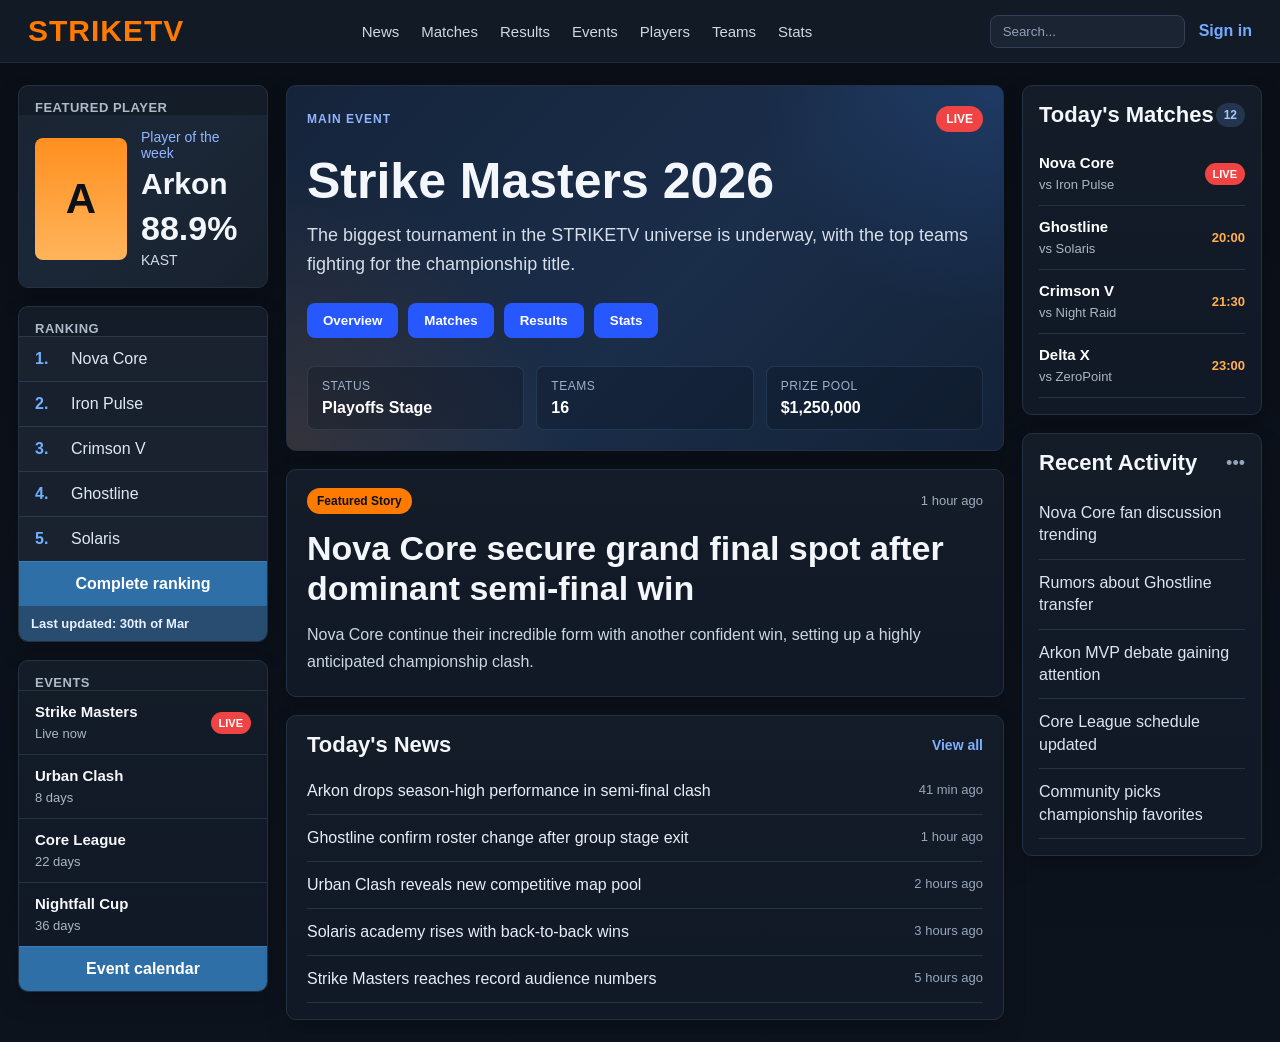
<file: index.html>
<!DOCTYPE html>
<html lang="en">
  <head>
    <meta charset="UTF-8" />
    <meta name="viewport" content="width=device-width, initial-scale=1.0" />
    <title>STRIKETV</title>
    <link rel="stylesheet" href="style.css" />
  </head>
  <body>
    <header class="topbar">
      <div class="logo"><a href="index.html">STRIKETV</a></div>

      <nav class="nav">
        <a href="#">News</a>
        <a href="#">Matches</a>
        <a href="#">Results</a>
        <a href="#">Events</a>
        <a href="#">Players</a>
        <a href="#">Teams</a>
        <a href="#">Stats</a>
      </nav>

      <div class="topbar-right">
        <input type="text" placeholder="Search..." />
        <a href="#" class="signin">Sign in</a>
      </div>
    </header>

    <main class="page">
      <aside class="sidebar left">
        <section class="card featured-player-card">
          <div class="section-title">FEATURED PLAYER</div>
          <div class="featured-player-content">
            <div class="player-image">A</div>
            <div class="player-info">
              <p class="muted">Player of the week</p>
              <h3>Arkon</h3>
              <div class="main-stat">88.9%</div>
              <span>KAST</span>
            </div>
          </div>
        </section>

        <section class="card panel-card ranking-card">
          <div class="section-title">RANKING</div>

          <ol class="ranking-list">
            <li><span class="rank-number">1.</span><span class="rank-team">Nova Core</span></li>
            <li><span class="rank-number">2.</span><span class="rank-team">Iron Pulse</span></li>
            <li><span class="rank-number">3.</span><span class="rank-team">Crimson V</span></li>
            <li><span class="rank-number">4.</span><span class="rank-team">Ghostline</span></li>
            <li><span class="rank-number">5.</span><span class="rank-team">Solaris</span></li>
          </ol>

          <a href="ranking.html" class="panel-link">Complete ranking</a>
          <div class="panel-meta">Last updated: 30th of Mar</div>
        </section>

        <section class="card panel-card">
          <div class="section-title">EVENTS</div>
          <ul class="events-list">
            <li>
              <div>
                <strong>Strike Masters</strong>
                <span>Live now</span>
              </div>
              <em class="live-tag">LIVE</em>
            </li>
            <li>
              <div>
                <strong>Urban Clash</strong>
                <span>8 days</span>
              </div>
            </li>
            <li>
              <div>
                <strong>Core League</strong>
                <span>22 days</span>
              </div>
            </li>
            <li>
              <div>
                <strong>Nightfall Cup</strong>
                <span>36 days</span>
              </div>
            </li>
          </ul>
          <a href="#" class="panel-link">Event calendar</a>
        </section>
      </aside>

      <section class="content">
        <section class="hero card">
          <div class="hero-top">
            <span class="hero-label">MAIN EVENT</span>
            <span class="hero-live">LIVE</span>
          </div>

          <h1>Strike Masters 2026</h1>
          <p class="hero-subtext">
            The biggest tournament in the STRIKETV universe is underway, with
            the top teams fighting for the championship title.
          </p>

          <div class="hero-tabs">
            <button>Overview</button>
            <button>Matches</button>
            <button>Results</button>
            <button>Stats</button>
          </div>

          <div class="hero-footer">
            <div class="hero-footer-item">
              <span>Status</span>
              <strong>Playoffs Stage</strong>
            </div>
            <div class="hero-footer-item">
              <span>Teams</span>
              <strong>16</strong>
            </div>
            <div class="hero-footer-item">
              <span>Prize Pool</span>
              <strong>$1,250,000</strong>
            </div>
          </div>
        </section>

        <section class="featured-news card">
          <div class="article-top">
            <span class="tag">Featured Story</span>
            <span class="article-time">1 hour ago</span>
          </div>

          <h2>Nova Core secure grand final spot after dominant semi-final win</h2>
          <p>
            Nova Core continue their incredible form with another confident win,
            setting up a highly anticipated championship clash.
          </p>
        </section>

        <section class="news-block card">
          <div class="news-header">
            <h3>Today's News</h3>
            <a href="#">View all</a>
          </div>

          <ul class="news-list">
            <li>
              <span class="news-title">Arkon drops season-high performance in semi-final clash</span>
              <span class="news-time">41 min ago</span>
            </li>
            <li>
              <span class="news-title">Ghostline confirm roster change after group stage exit</span>
              <span class="news-time">1 hour ago</span>
            </li>
            <li>
              <span class="news-title">Urban Clash reveals new competitive map pool</span>
              <span class="news-time">2 hours ago</span>
            </li>
            <li>
              <span class="news-title">Solaris academy rises with back-to-back wins</span>
              <span class="news-time">3 hours ago</span>
            </li>
            <li>
              <span class="news-title">Strike Masters reaches record audience numbers</span>
              <span class="news-time">5 hours ago</span>
            </li>
          </ul>
        </section>
      </section>

      <aside class="sidebar right">
        <section class="card side-card">
          <div class="side-header">
            <h3>Today's Matches</h3>
            <span class="small-pill">12</span>
          </div>

          <ul class="matches-list">
            <li>
              <div>
                <strong>Nova Core</strong>
                <span>vs Iron Pulse</span>
              </div>
              <em class="match-live">LIVE</em>
            </li>
            <li>
              <div>
                <strong>Ghostline</strong>
                <span>vs Solaris</span>
              </div>
              <time>20:00</time>
            </li>
            <li>
              <div>
                <strong>Crimson V</strong>
                <span>vs Night Raid</span>
              </div>
              <time>21:30</time>
            </li>
            <li>
              <div>
                <strong>Delta X</strong>
                <span>vs ZeroPoint</span>
              </div>
              <time>23:00</time>
            </li>
          </ul>
        </section>

        <section class="card side-card">
          <div class="side-header">
            <h3>Recent Activity</h3>
            <span class="dots">•••</span>
          </div>

          <ul class="activity-list">
            <li>Nova Core fan discussion trending</li>
            <li>Rumors about Ghostline transfer</li>
            <li>Arkon MVP debate gaining attention</li>
            <li>Core League schedule updated</li>
            <li>Community picks championship favorites</li>
          </ul>
        </section>
      </aside>
    </main>
  </body>
</html>
</file>
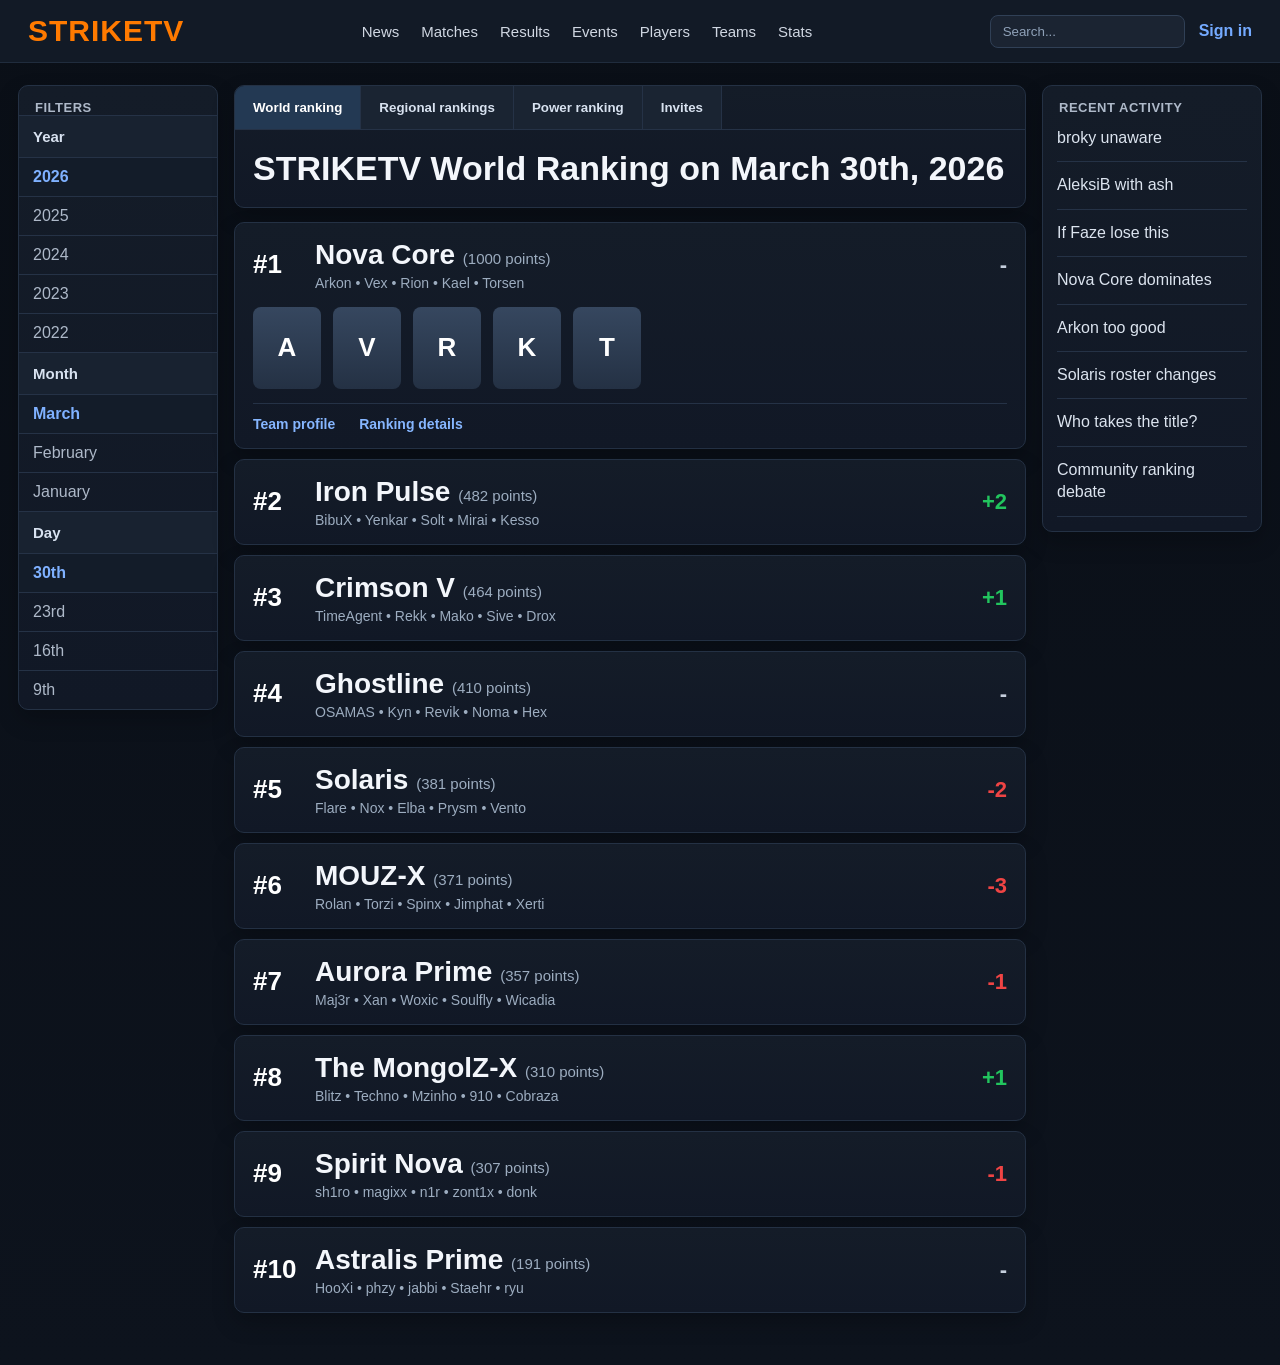
<file: ranking.html>
<!DOCTYPE html>
<html lang="en">
  <head>
    <meta charset="UTF-8" />
    <meta name="viewport" content="width=device-width, initial-scale=1.0" />
    <title>STRIKETV - Ranking</title>
    <link rel="stylesheet" href="style.css" />
  </head>
  <body>
    <header class="topbar">
      <div class="logo"><a href="index.html">STRIKETV</a></div>

      <nav class="nav">
        <a href="#">News</a>
        <a href="#">Matches</a>
        <a href="#">Results</a>
        <a href="#">Events</a>
        <a href="#">Players</a>
        <a href="#">Teams</a>
        <a href="#">Stats</a>
      </nav>

      <div class="topbar-right">
        <input type="text" placeholder="Search..." />
        <a href="#" class="signin">Sign in</a>
      </div>
    </header>

    <main class="ranking-page">
      <aside class="ranking-filters card">
        <div class="section-title">FILTERS</div>

        <div class="filter-block">
          <h4>Year</h4>
          <ul>
            <li class="active">2026</li>
            <li>2025</li>
            <li>2024</li>
            <li>2023</li>
            <li>2022</li>
          </ul>
        </div>

        <div class="filter-block">
          <h4>Month</h4>
          <ul>
            <li class="active">March</li>
            <li>February</li>
            <li>January</li>
          </ul>
        </div>

        <div class="filter-block">
          <h4>Day</h4>
          <ul>
            <li class="active">30th</li>
            <li>23rd</li>
            <li>16th</li>
            <li>9th</li>
          </ul>
        </div>
      </aside>

      <section class="ranking-main">
        <div class="ranking-header card">
          <div class="ranking-tabs">
            <button class="active">World ranking</button>
            <button>Regional rankings</button>
            <button>Power ranking</button>
            <button>Invites</button>
          </div>

          <div class="ranking-title-wrap">
            <h1>STRIKETV World Ranking on March 30th, 2026</h1>
          </div>
        </div>

        <div class="ranking-full-list">
          <article class="ranking-row expanded">
            <div class="ranking-row-top">
              <div class="ranking-left">
                <span class="big-rank">#1</span>
                <div>
                  <h2>Nova Core <span>(1000 points)</span></h2>
                  <p>Arkon • Vex • Rion • Kael • Torsen</p>
                </div>
              </div>
              <div class="ranking-change neutral">-</div>
            </div>

            <div class="ranking-team-preview">
              <div class="mini-player">A</div>
              <div class="mini-player">V</div>
              <div class="mini-player">R</div>
              <div class="mini-player">K</div>
              <div class="mini-player">T</div>
            </div>

            <div class="ranking-row-links">
              <a href="#">Team profile</a>
              <a href="#">Ranking details</a>
            </div>
          </article>

          <article class="ranking-row">
            <div class="ranking-row-top">
              <div class="ranking-left">
                <span class="big-rank">#2</span>
                <div>
                  <h2>Iron Pulse <span>(482 points)</span></h2>
                  <p>BibuX • Yenkar • Solt • Mirai • Kesso</p>
                </div>
              </div>
              <div class="ranking-change positive">+2</div>
            </div>
          </article>

          <article class="ranking-row">
            <div class="ranking-row-top">
              <div class="ranking-left">
                <span class="big-rank">#3</span>
                <div>
                  <h2>Crimson V <span>(464 points)</span></h2>
                  <p>TimeAgent • Rekk • Mako • Sive • Drox</p>
                </div>
              </div>
              <div class="ranking-change positive">+1</div>
            </div>
          </article>

          <article class="ranking-row">
            <div class="ranking-row-top">
              <div class="ranking-left">
                <span class="big-rank">#4</span>
                <div>
                  <h2>Ghostline <span>(410 points)</span></h2>
                  <p>OSAMAS • Kyn • Revik • Noma • Hex</p>
                </div>
              </div>
              <div class="ranking-change neutral">-</div>
            </div>
          </article>

          <article class="ranking-row">
            <div class="ranking-row-top">
              <div class="ranking-left">
                <span class="big-rank">#5</span>
                <div>
                  <h2>Solaris <span>(381 points)</span></h2>
                  <p>Flare • Nox • Elba • Prysm • Vento</p>
                </div>
              </div>
              <div class="ranking-change negative">-2</div>
            </div>
          </article>

          <article class="ranking-row">
            <div class="ranking-row-top">
              <div class="ranking-left">
                <span class="big-rank">#6</span>
                <div>
                  <h2>MOUZ-X <span>(371 points)</span></h2>
                  <p>Rolan • Torzi • Spinx • Jimphat • Xerti</p>
                </div>
              </div>
              <div class="ranking-change negative">-3</div>
            </div>
          </article>

          <article class="ranking-row">
            <div class="ranking-row-top">
              <div class="ranking-left">
                <span class="big-rank">#7</span>
                <div>
                  <h2>Aurora Prime <span>(357 points)</span></h2>
                  <p>Maj3r • Xan • Woxic • Soulfly • Wicadia</p>
                </div>
              </div>
              <div class="ranking-change negative">-1</div>
            </div>
          </article>

          <article class="ranking-row">
            <div class="ranking-row-top">
              <div class="ranking-left">
                <span class="big-rank">#8</span>
                <div>
                  <h2>The MongolZ-X <span>(310 points)</span></h2>
                  <p>Blitz • Techno • Mzinho • 910 • Cobraza</p>
                </div>
              </div>
              <div class="ranking-change positive">+1</div>
            </div>
          </article>

          <article class="ranking-row">
            <div class="ranking-row-top">
              <div class="ranking-left">
                <span class="big-rank">#9</span>
                <div>
                  <h2>Spirit Nova <span>(307 points)</span></h2>
                  <p>sh1ro • magixx • n1r • zont1x • donk</p>
                </div>
              </div>
              <div class="ranking-change negative">-1</div>
            </div>
          </article>

          <article class="ranking-row">
            <div class="ranking-row-top">
              <div class="ranking-left">
                <span class="big-rank">#10</span>
                <div>
                  <h2>Astralis Prime <span>(191 points)</span></h2>
                  <p>HooXi • phzy • jabbi • Staehr • ryu</p>
                </div>
              </div>
              <div class="ranking-change neutral">-</div>
            </div>
          </article>
        </div>
      </section>

      <aside class="ranking-side card">
        <div class="section-title">RECENT ACTIVITY</div>
        <ul class="activity-list side-activity">
          <li>broky unaware</li>
          <li>AleksiB with ash</li>
          <li>If Faze lose this</li>
          <li>Nova Core dominates</li>
          <li>Arkon too good</li>
          <li>Solaris roster changes</li>
          <li>Who takes the title?</li>
          <li>Community ranking debate</li>
        </ul>
      </aside>
    </main>
  </body>
</html>
</file>
<file: style.css>
* {
  margin: 0;
  padding: 0;
  box-sizing: border-box;
}

body {
  background: linear-gradient(180deg, #0a0f17 0%, #0d131d 100%);
  color: #f3f6fb;
  font-family: Arial, sans-serif;
}

a {
  text-decoration: none;
  color: inherit;
}

.topbar {
  width: 100%;
  background: #121a26;
  border-bottom: 1px solid #202c3d;
  display: flex;
  align-items: center;
  justify-content: space-between;
  padding: 14px 28px;
  position: sticky;
  top: 0;
  z-index: 10;
}

.logo {
  font-size: 30px;
  font-weight: bold;
  color: #ff7a00;
  letter-spacing: 1px;
}

.logo a {
  color: inherit;
}

.nav {
  display: flex;
  gap: 22px;
}

.nav a {
  color: #d0d7e2;
  font-size: 15px;
  transition: 0.2s ease;
}

.nav a:hover {
  color: #ffffff;
}

.topbar-right {
  display: flex;
  align-items: center;
  gap: 14px;
}

.topbar-right input {
  background: #1b2432;
  border: 1px solid #304056;
  color: white;
  padding: 8px 12px;
  border-radius: 8px;
  outline: none;
}

.topbar-right input::placeholder {
  color: #8fa1b8;
}

.signin {
  color: #74aaff;
  font-weight: 600;
}

.page {
  max-width: 1380px;
  margin: 22px auto;
  padding: 0 18px;
  display: grid;
  grid-template-columns: 250px 1fr 240px;
  gap: 18px;
  align-items: start;
}

.sidebar,
.content {
  display: flex;
  flex-direction: column;
  gap: 18px;
}

.card {
  background: linear-gradient(180deg, #141c28 0%, #111826 100%);
  border: 1px solid #243144;
  border-radius: 10px;
  box-shadow: 0 10px 22px rgba(0, 0, 0, 0.22);
}

.section-title {
  font-size: 13px;
  font-weight: bold;
  color: #aeb9c9;
  padding: 14px 16px 0;
  letter-spacing: 0.5px;
}

.featured-player-card {
  overflow: hidden;
}

.featured-player-content {
  display: flex;
  gap: 14px;
  padding: 14px 16px 18px;
  align-items: center;
  min-height: 170px;
  background: linear-gradient(135deg, #1a2433 0%, #1b2737 45%, #18212e 100%);
}

.player-image {
  width: 92px;
  height: 122px;
  border-radius: 8px;
  background: linear-gradient(180deg, #ff8f1f, #ffb45b);
  color: #0c1118;
  display: flex;
  align-items: center;
  justify-content: center;
  font-size: 42px;
  font-weight: bold;
  flex-shrink: 0;
}

.player-info .muted {
  color: #8fb6ff;
  font-size: 14px;
  margin-bottom: 6px;
}

.player-info h3 {
  font-size: 30px;
  margin-bottom: 10px;
}

.main-stat {
  font-size: 34px;
  font-weight: bold;
  line-height: 1;
  margin-bottom: 6px;
}

.player-info span {
  color: #d4dce7;
  font-size: 14px;
}

.panel-card {
  overflow: hidden;
}

.ranking-card {
  overflow: hidden;
}

.ranking-list,
.events-list,
.news-list,
.matches-list,
.activity-list {
  list-style: none;
}

.ranking-list li {
  display: flex;
  align-items: center;
  gap: 10px;
  padding: 13px 16px;
  border-top: 1px solid #2b384d;
  color: #e6edf7;
  background: #1a2230;
}

.ranking-list li:nth-child(even) {
  background: #18202d;
}

.rank-number {
  color: #6fb0ff;
  font-weight: bold;
  width: 26px;
  flex-shrink: 0;
}

.rank-team {
  color: #dfe8f5;
  font-weight: 500;
}

.panel-link {
  display: block;
  text-align: center;
  background: #2f6fa8;
  color: white;
  font-weight: bold;
  padding: 13px;
  transition: 0.2s ease;
  border-top: 1px solid #3d7db8;
}

.panel-link:hover {
  background: #3e83c2;
}

.panel-meta {
  background: #294d70;
  color: #e7f0ff;
  padding: 10px 12px;
  font-size: 13px;
  font-weight: bold;
}

.events-list li {
  display: flex;
  justify-content: space-between;
  align-items: center;
  gap: 10px;
  padding: 12px 16px;
  border-top: 1px solid #253246;
}

.events-list strong {
  display: block;
  margin-bottom: 4px;
  color: #f5f8fc;
  font-size: 15px;
}

.events-list span {
  color: #aab6c5;
  font-size: 13px;
}

.live-tag {
  background: #f04444;
  color: white;
  font-style: normal;
  font-size: 11px;
  font-weight: bold;
  padding: 5px 8px;
  border-radius: 999px;
}

.hero {
  padding: 20px;
  min-height: 290px;
  background:
    radial-gradient(circle at top right, rgba(59, 130, 246, 0.18), transparent 30%),
    radial-gradient(circle at bottom left, rgba(255, 122, 0, 0.12), transparent 35%),
    linear-gradient(135deg, #15243b 0%, #1a2d49 55%, #132237 100%);
}

.hero-top {
  display: flex;
  justify-content: space-between;
  align-items: center;
  margin-bottom: 22px;
}

.hero-label {
  color: #8fb6ff;
  font-size: 12px;
  font-weight: bold;
  letter-spacing: 1px;
}

.hero-live {
  background: #f04444;
  color: white;
  font-size: 12px;
  font-weight: bold;
  padding: 6px 10px;
  border-radius: 999px;
}

.hero h1 {
  font-size: 50px;
  line-height: 1.1;
  margin-bottom: 12px;
}

.hero-subtext {
  color: #d6deea;
  font-size: 18px;
  line-height: 1.6;
  max-width: 760px;
  margin-bottom: 24px;
}

.hero-tabs {
  display: flex;
  flex-wrap: wrap;
  gap: 10px;
  margin-bottom: 28px;
}

.hero-tabs button {
  background: #2757ff;
  color: white;
  border: none;
  padding: 10px 16px;
  border-radius: 8px;
  font-weight: bold;
  cursor: pointer;
  transition: 0.2s ease;
}

.hero-tabs button:hover {
  background: #3e6cff;
}

.hero-footer {
  display: grid;
  grid-template-columns: repeat(3, 1fr);
  gap: 12px;
}

.hero-footer-item {
  background: rgba(8, 15, 25, 0.28);
  border: 1px solid rgba(147, 197, 253, 0.12);
  border-radius: 8px;
  padding: 12px 14px;
}

.hero-footer-item span {
  display: block;
  font-size: 12px;
  color: #9db0c9;
  margin-bottom: 6px;
  text-transform: uppercase;
  letter-spacing: 0.5px;
}

.hero-footer-item strong {
  font-size: 16px;
  color: #ffffff;
}

.featured-news {
  padding: 18px 20px 20px;
}

.article-top {
  display: flex;
  justify-content: space-between;
  align-items: center;
  margin-bottom: 14px;
}

.tag {
  display: inline-block;
  background: #ff7a00;
  color: #0b1118;
  font-size: 12px;
  font-weight: bold;
  padding: 6px 10px;
  border-radius: 999px;
}

.article-time {
  color: #9dadc0;
  font-size: 13px;
}

.featured-news h2 {
  font-size: 34px;
  line-height: 1.2;
  margin-bottom: 12px;
}

.featured-news p {
  color: #ccd6e4;
  line-height: 1.7;
  font-size: 16px;
}

.news-block {
  padding: 16px 20px;
}

.news-header {
  display: flex;
  align-items: center;
  justify-content: space-between;
  margin-bottom: 10px;
}

.news-header h3 {
  font-size: 22px;
}

.news-header a {
  color: #7eb0ff;
  font-size: 14px;
  font-weight: bold;
}

.news-list li {
  display: flex;
  justify-content: space-between;
  gap: 16px;
  padding: 14px 0;
  border-bottom: 1px solid #253246;
}

.news-title {
  color: #e8eef8;
}

.news-time {
  color: #96a7bc;
  font-size: 13px;
  white-space: nowrap;
}

.side-card {
  padding: 16px;
}

.side-header {
  display: flex;
  justify-content: space-between;
  align-items: center;
  margin-bottom: 14px;
}

.side-header h3 {
  font-size: 22px;
}

.small-pill {
  background: #24364f;
  color: #a8c6ff;
  font-size: 12px;
  font-weight: bold;
  padding: 5px 8px;
  border-radius: 999px;
}

.dots {
  color: #95a6bb;
  font-size: 18px;
}

.matches-list li {
  display: flex;
  justify-content: space-between;
  align-items: center;
  gap: 10px;
  padding: 12px 0;
  border-bottom: 1px solid #253246;
}

.matches-list strong {
  display: block;
  color: #ffffff;
  margin-bottom: 4px;
  font-size: 15px;
}

.matches-list span {
  color: #aab6c5;
  font-size: 13px;
}

.match-live {
  background: #f04444;
  color: white;
  font-style: normal;
  font-size: 11px;
  font-weight: bold;
  padding: 5px 8px;
  border-radius: 999px;
}

.matches-list time {
  color: #ffae52;
  font-weight: bold;
  font-size: 13px;
}

.activity-list li {
  padding: 12px 0;
  border-bottom: 1px solid #253246;
  color: #dce4ef;
  line-height: 1.4;
}

.ranking-page {
  max-width: 1450px;
  margin: 22px auto;
  padding: 0 18px 30px;
  display: grid;
  grid-template-columns: 200px 1fr 220px;
  gap: 16px;
  align-items: start;
}

.ranking-filters,
.ranking-side {
  padding: 0;
  overflow: hidden;
}

.filter-block {
  border-top: 1px solid #253246;
}

.filter-block h4 {
  padding: 12px 14px;
  font-size: 15px;
  color: #d8e2f0;
  background: #182230;
}

.filter-block ul {
  list-style: none;
}

.filter-block li {
  padding: 10px 14px;
  border-top: 1px solid #253246;
  color: #aeb9c9;
  cursor: pointer;
}

.filter-block li.active {
  color: #7fb1ff;
  font-weight: bold;
  background: #131c29;
}

.ranking-main {
  display: flex;
  flex-direction: column;
  gap: 14px;
}

.ranking-header {
  padding: 0;
  overflow: hidden;
}

.ranking-tabs {
  display: flex;
  flex-wrap: wrap;
  border-bottom: 1px solid #253246;
}

.ranking-tabs button {
  background: #1a2432;
  color: #d8e2f0;
  border: none;
  padding: 14px 18px;
  cursor: pointer;
  font-weight: 600;
  border-right: 1px solid #253246;
}

.ranking-tabs button.active {
  background: #233953;
  color: white;
}

.ranking-title-wrap {
  padding: 18px;
}

.ranking-title-wrap h1 {
  font-size: 34px;
  line-height: 1.2;
}

.ranking-full-list {
  display: flex;
  flex-direction: column;
  gap: 10px;
}

.ranking-row {
  background: linear-gradient(180deg, #141c28 0%, #111826 100%);
  border: 1px solid #243144;
  border-radius: 10px;
  padding: 16px 18px;
  box-shadow: 0 10px 22px rgba(0, 0, 0, 0.22);
}

.ranking-row-top {
  display: flex;
  align-items: center;
  justify-content: space-between;
  gap: 16px;
}

.ranking-left {
  display: flex;
  align-items: center;
  gap: 16px;
}

.big-rank {
  font-size: 26px;
  font-weight: bold;
  color: #ffffff;
  min-width: 46px;
}

.ranking-left h2 {
  font-size: 28px;
  margin-bottom: 4px;
}

.ranking-left h2 span {
  font-size: 15px;
  color: #9dadc0;
  font-weight: normal;
}

.ranking-left p {
  color: #9dadc0;
  font-size: 14px;
}

.ranking-change {
  font-size: 22px;
  font-weight: bold;
}

.ranking-change.positive {
  color: #22c55e;
}

.ranking-change.negative {
  color: #ef4444;
}

.ranking-change.neutral {
  color: #c5cfdd;
}

.ranking-team-preview {
  display: flex;
  gap: 12px;
  margin-top: 16px;
  margin-bottom: 14px;
}

.mini-player {
  width: 68px;
  height: 82px;
  border-radius: 8px;
  background: linear-gradient(180deg, #36475f, #243144);
  display: flex;
  align-items: center;
  justify-content: center;
  color: white;
  font-size: 26px;
  font-weight: bold;
}

.ranking-row-links {
  display: flex;
  gap: 24px;
  border-top: 1px solid #253246;
  padding-top: 12px;
}

.ranking-row-links a {
  color: #86b6ff;
  font-weight: 600;
  font-size: 14px;
}

.side-activity {
  padding: 0 14px 14px;
}

@media (max-width: 1200px) {
  .ranking-page {
    grid-template-columns: 1fr;
  }
}

@media (max-width: 1150px) {
  .page {
    grid-template-columns: 1fr;
  }

  .nav {
    display: none;
  }

  .hero-footer {
    grid-template-columns: 1fr;
  }
}

@media (max-width: 700px) {
  .topbar {
    flex-direction: column;
    gap: 14px;
    align-items: flex-start;
  }

  .topbar-right {
    width: 100%;
    flex-direction: column;
    align-items: stretch;
  }

  .topbar-right input {
    width: 100%;
  }

  .hero h1 {
    font-size: 34px;
  }

  .featured-news h2 {
    font-size: 26px;
  }

  .news-list li,
  .ranking-row-top {
    flex-direction: column;
    align-items: flex-start;
  }

  .ranking-left {
    align-items: flex-start;
  }

  .ranking-team-preview {
    flex-wrap: wrap;
  }
}
</file>
